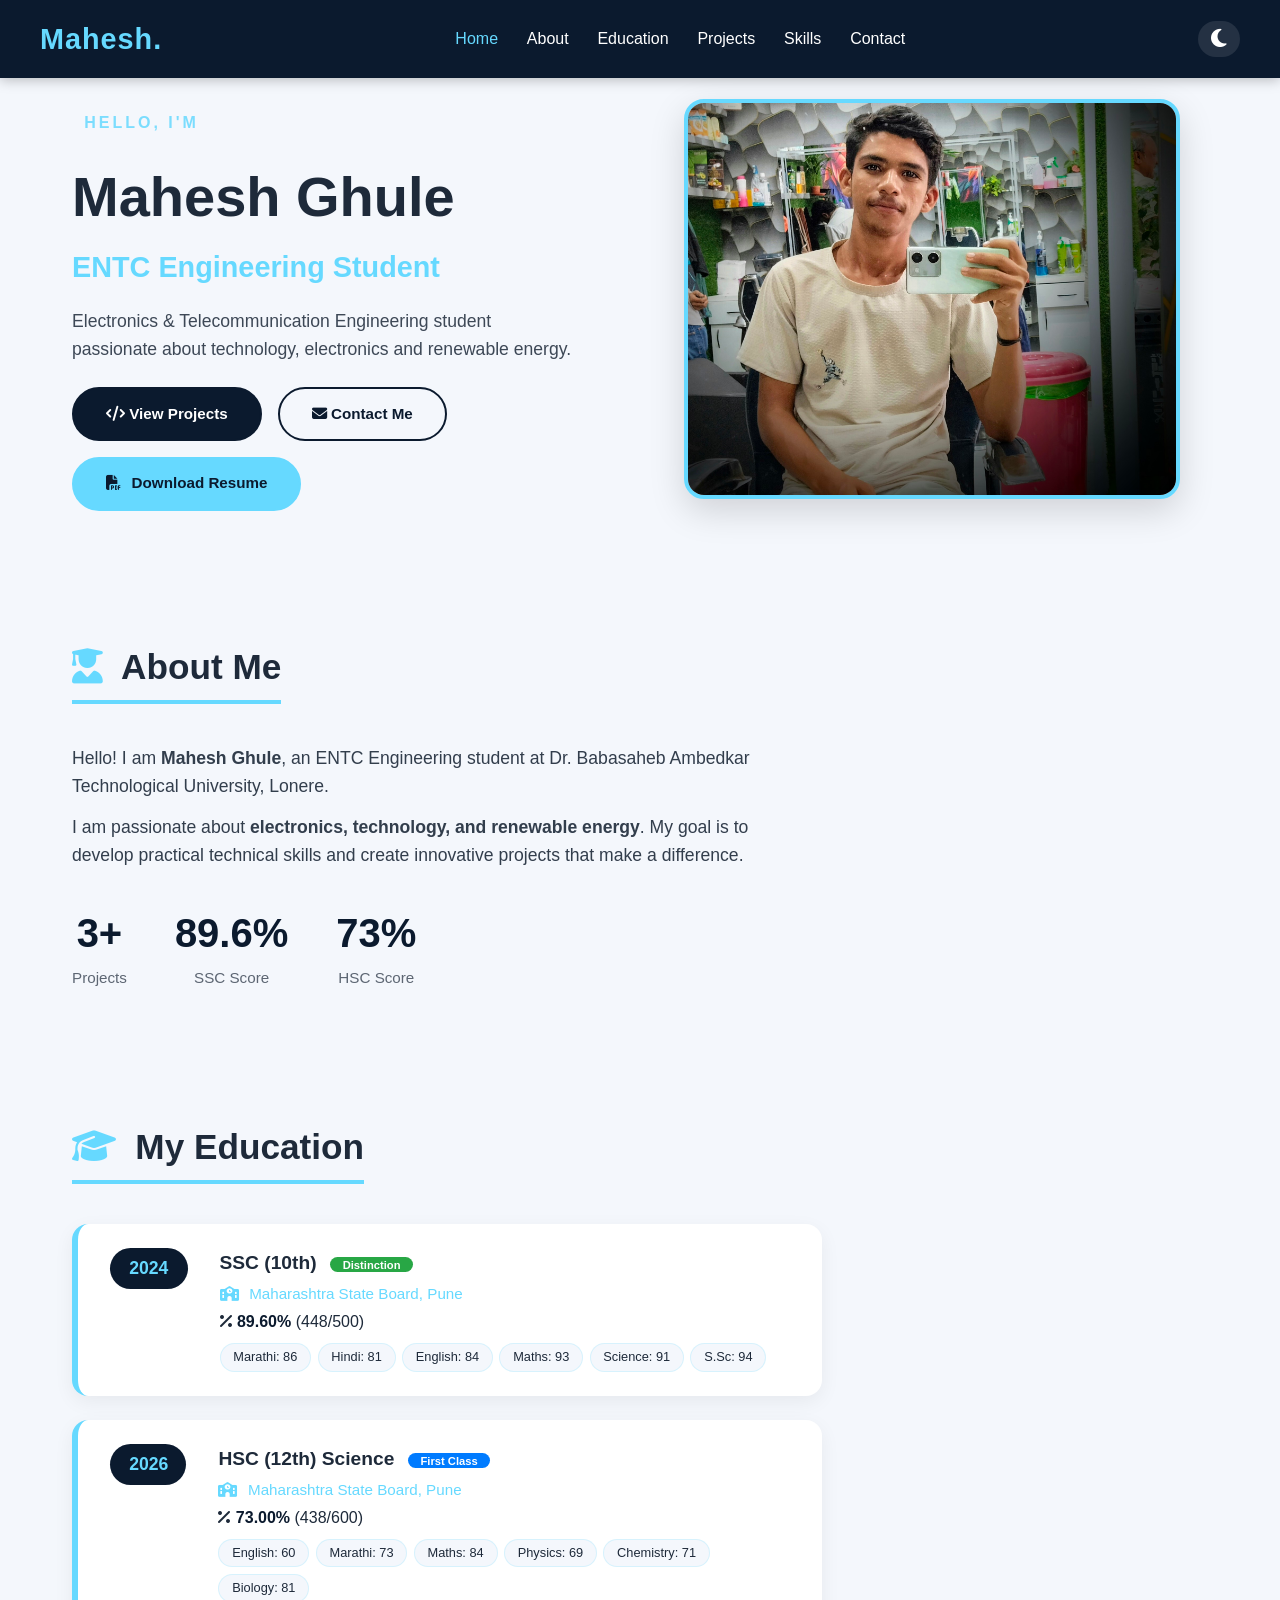
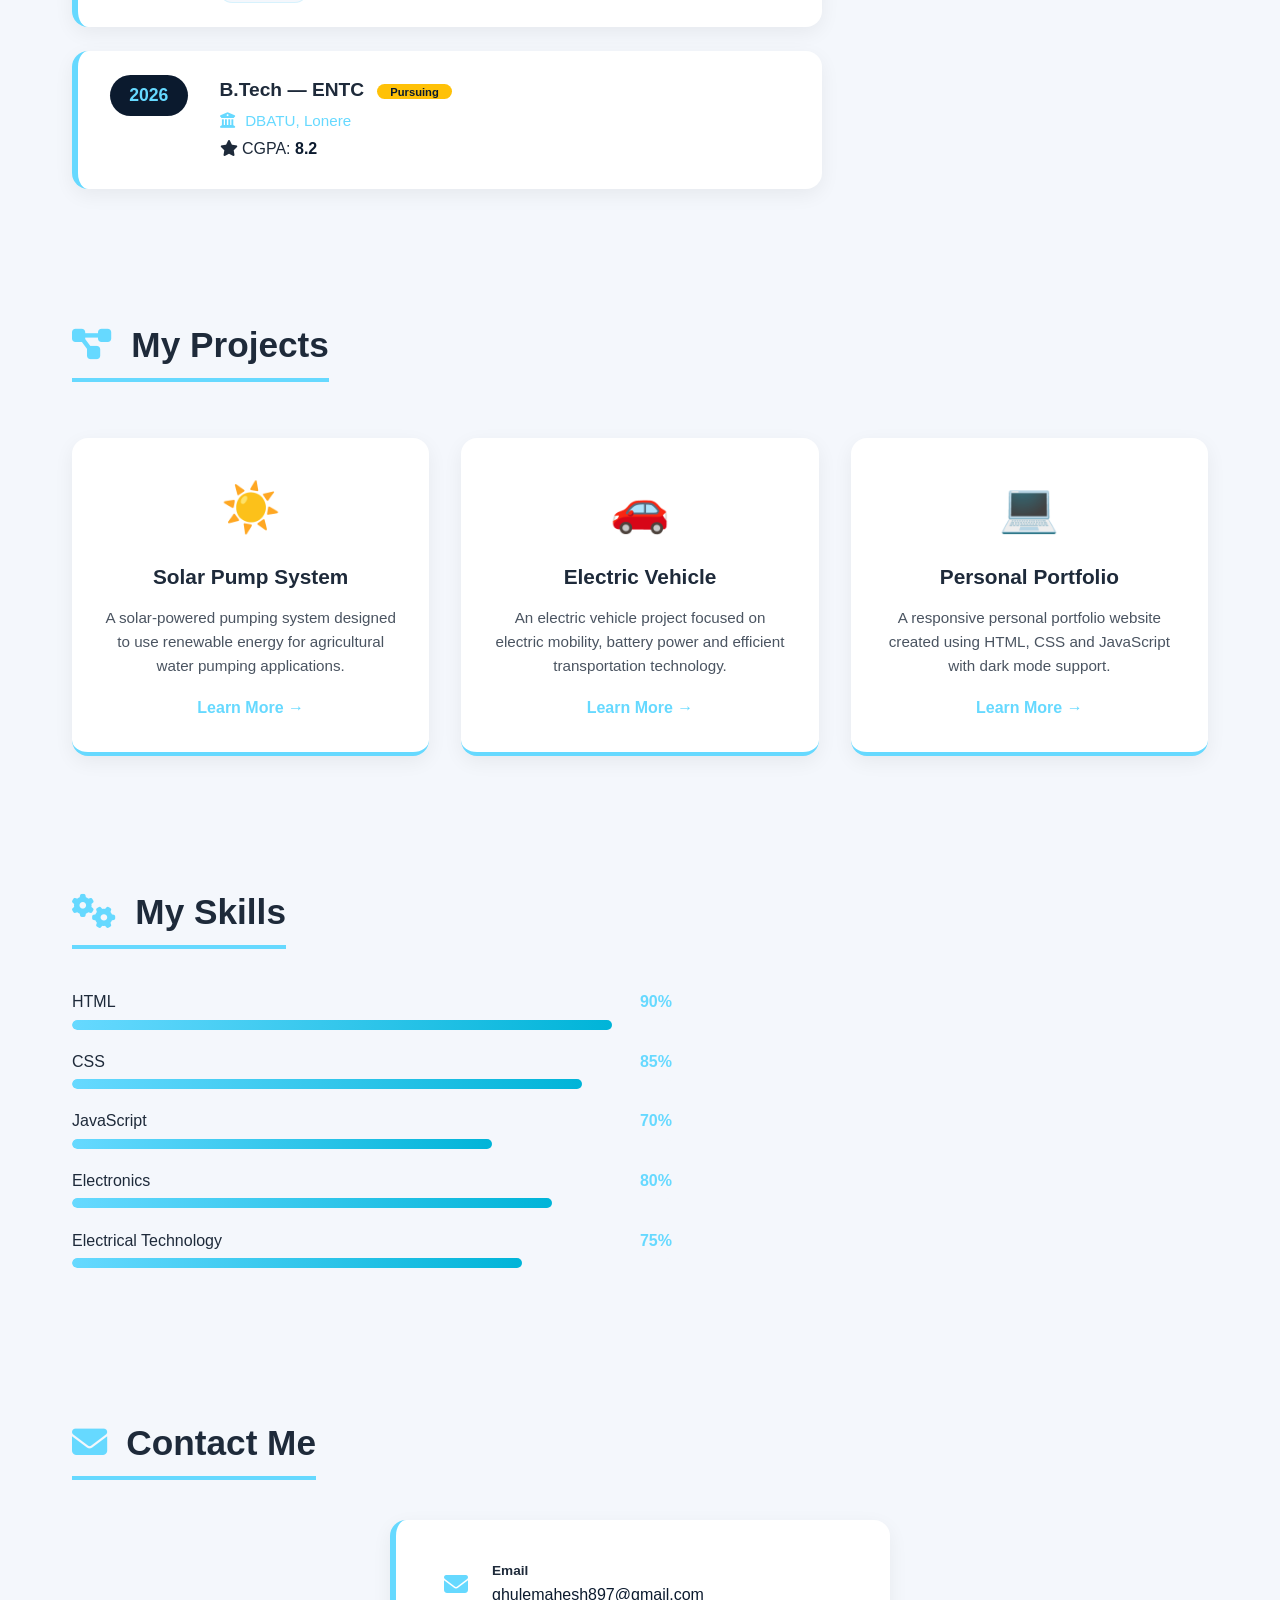
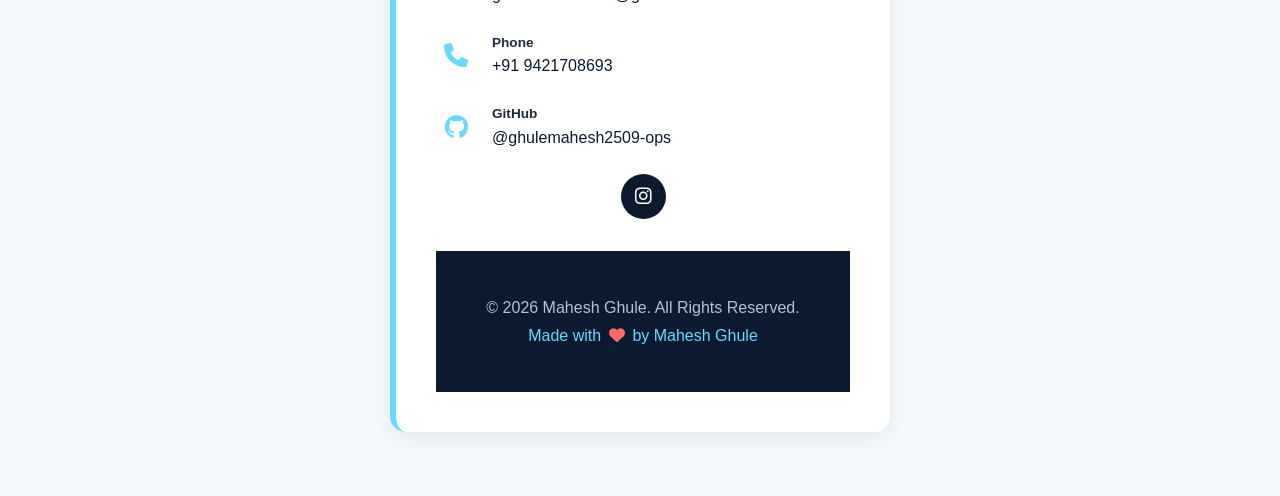
<file: index.html>
<!DOCTYPE html>
<html lang="en">
<head>
  <meta charset="UTF-8" />
  <meta name="viewport" content="width=device-width, initial-scale=1.0"/>
  <title>Mahesh Ghule | Portfolio</title>
  <link rel="stylesheet" href="style.css" />
  <link rel="stylesheet" href="https://cdnjs.cloudflare.com/ajax/libs/font-awesome/6.5.0/css/all.min.css" />
</head>
<body>

  <!-- ========== HEADER ========== -->
  <header>
    <nav>
      <div class="logo">Mahesh.</div>
      <div class="nav-links">
        <a href="#home">Home</a>
        <a href="#about">About</a>
        <a href="#education">Education</a>
        <a href="#projects">Projects</a>
        <a href="#skills">Skills</a>
        <a href="#contact">Contact</a>
      </div>
      <button id="darkModeToggle" class="dark-toggle" aria-label="Toggle Dark Mode">
        <i class="fas fa-moon"></i>
      </button>
    </nav>
  </header>

  <!-- ========== HOME ========== -->
  <section id="home" class="hero">
    <div class="hero-text">
      <p class="small"><i class="fas fa-hand-wave"></i> HELLO, I'M</p>
      <h1>Mahesh Ghule</h1>
      <h2>ENTC Engineering Student</h2>
      <p>
        Electronics & Telecommunication Engineering student
        passionate about technology, electronics and renewable energy.
      </p>
      <div class="buttons">
        <a href="#projects" class="btn-primary"><i class="fas fa-code"></i> View Projects</a>
        <a href="#contact" class="btn-secondary"><i class="fas fa-envelope"></i> Contact Me</a>
        <a href="#" class="btn-resume" download><i class="fas fa-file-pdf"></i> Download Resume</a>
      </div>
    </div>
    <div class="hero-image">
      <img src="IMG_20260804_152019~2.jpg" alt="Mahesh Ghule" />
    </div>
  </section>

  <!-- ========== ABOUT ========== -->
  <section id="about">
    <h2><i class="fas fa-user-graduate"></i> About Me</h2>
    <div class="about-content">
      <p>
        Hello! I am <strong>Mahesh Ghule</strong>, an ENTC Engineering student
        at Dr. Babasaheb Ambedkar Technological University, Lonere.
      </p>
      <p>
        I am passionate about <strong>electronics, technology, and renewable energy</strong>.
        My goal is to develop practical technical skills and create innovative
        projects that make a difference.
      </p>
      <div class="about-stats">
        <div class="stat">
          <span class="stat-number">3+</span>
          <span class="stat-label">Projects</span>
        </div>
        <div class="stat">
          <span class="stat-number">89.6%</span>
          <span class="stat-label">SSC Score</span>
        </div>
        <div class="stat">
          <span class="stat-number">73%</span>
          <span class="stat-label">HSC Score</span>
        </div>
      </div>
    </div>
  </section>

  <!-- ========== EDUCATION ========== -->
  <section id="education">
    <h2><i class="fas fa-graduation-cap"></i> My Education</h2>

    <div class="timeline">

      <!-- SSC -->
      <div class="edu-card">
        <div class="edu-year">
          <span>2024</span>
        </div>
        <div class="edu-details">
          <h3>SSC (10th) <span class="badge-distinction">Distinction</span></h3>
          <p class="edu-school"><i class="fas fa-school"></i> Maharashtra State Board, Pune</p>
          <p class="edu-percent"><i class="fas fa-percent"></i> <strong>89.60%</strong> (448/500)</p>
          <div class="edu-subjects">
            <span>Marathi: 86</span>
            <span>Hindi: 81</span>
            <span>English: 84</span>
            <span>Maths: 93</span>
            <span>Science: 91</span>
            <span>S.Sc: 94</span>
          </div>
        </div>
      </div>

      <!-- HSC -->
      <div class="edu-card">
        <div class="edu-year">
          <span>2026</span>
        </div>
        <div class="edu-details">
          <h3>HSC (12th) Science <span class="badge-first">First Class</span></h3>
          <p class="edu-school"><i class="fas fa-school"></i> Maharashtra State Board, Pune</p>
          <p class="edu-percent"><i class="fas fa-percent"></i> <strong>73.00%</strong> (438/600)</p>
          <div class="edu-subjects">
            <span>English: 60</span>
            <span>Marathi: 73</span>
            <span>Maths: 84</span>
            <span>Physics: 69</span>
            <span>Chemistry: 71</span>
            <span>Biology: 81</span>
          </div>
        </div>
      </div>

      <!-- B.Tech -->
      <div class="edu-card">
        <div class="edu-year">
          <span>2026</span>
        </div>
        <div class="edu-details">
          <h3>B.Tech — ENTC <span class="badge-pursuing">Pursuing</span></h3>
          <p class="edu-school"><i class="fas fa-university"></i> DBATU, Lonere</p>
          <p class="edu-percent"><i class="fas fa-star"></i> CGPA: <strong>8.2</strong></p>
        </div>
      </div>

    </div>
  </section>

  <!-- ========== PROJECTS ========== -->
  <section id="projects">
    <h2><i class="fas fa-project-diagram"></i> My Projects</h2>
    <div class="cards">
      <div class="card">
        <div class="card-icon">☀️</div>
        <h3>Solar Pump System</h3>
        <p>
          A solar-powered pumping system designed to use renewable
          energy for agricultural water pumping applications.
        </p>
        <a href="#" class="card-link">Learn More →</a>
      </div>
      <div class="card">
        <div class="card-icon">🚗</div>
        <h3>Electric Vehicle</h3>
        <p>
          An electric vehicle project focused on electric mobility,
          battery power and efficient transportation technology.
        </p>
        <a href="#" class="card-link">Learn More →</a>
      </div>
      <div class="card">
        <div class="card-icon">💻</div>
        <h3>Personal Portfolio</h3>
        <p>
          A responsive personal portfolio website created using
          HTML, CSS and JavaScript with dark mode support.
        </p>
        <a href="#" class="card-link">Learn More →</a>
      </div>
    </div>
  </section>

  <!-- ========== SKILLS ========== -->
  <section id="skills">
    <h2><i class="fas fa-cogs"></i> My Skills</h2>
    <div class="skills-container">
      <div class="skill-item">
        <div class="skill-info">
          <span>HTML</span>
          <span>90%</span>
        </div>
        <div class="skill-bar"><div class="skill-progress" style="width:90%"></div></div>
      </div>
      <div class="skill-item">
        <div class="skill-info">
          <span>CSS</span>
          <span>85%</span>
        </div>
        <div class="skill-bar"><div class="skill-progress" style="width:85%"></div></div>
      </div>
      <div class="skill-item">
        <div class="skill-info">
          <span>JavaScript</span>
          <span>70%</span>
        </div>
        <div class="skill-bar"><div class="skill-progress" style="width:70%"></div></div>
      </div>
      <div class="skill-item">
        <div class="skill-info">
          <span>Electronics</span>
          <span>80%</span>
        </div>
        <div class="skill-bar"><div class="skill-progress" style="width:80%"></div></div>
      </div>
      <div class="skill-item">
        <div class="skill-info">
          <span>Electrical Technology</span>
          <span>75%</span>
        </div>
        <div class="skill-bar"><div class="skill-progress" style="width:75%"></div></div>
      </div>
    </div>
  </section>

  <!-- ========== CONTACT ========== -->
  <section id="contact">
    <h2><i class="fas fa-envelope"></i> Contact Me</h2>
    <div class="contact-wrapper">
      <div class="contact-box">
        <div class="contact-item">
          <i class="fas fa-envelope"></i>
          <div>
            <p>Email</p>
            <a href="mailto:ghulemahesh897@gmail.com">ghulemahesh897@gmail.com</a>
          </div>
        </div>
        <div class="contact-item">
          <i class="fas fa-phone"></i>
          <div>
            <p>Phone</p>
            <a href="tel:+919421708693">+91 9421708693</a>
          </div>
        </div>
        <div class="contact-item">
          <i class="fab fa-github"></i>
          <div>
            <p>GitHub</p>
            <a href="https://github.com/ghulemahesh2509-ops" target="_blank">@ghulemahesh2509-ops</a>
          </div>
        </div>
        <div class="social-links">
  <a href="https://www.instagram.com/_maheshghule/" 
     target="_blank" 
     rel="noopener noreferrer">
    <i class="fab fa-instagram"></i>
  </a>
</div>

<!-- ========== FOOTER ========== -->
  <footer>
    <p>© 2026 Mahesh Ghule. All Rights Reserved.</p>
    <p>Made with <i class="fas fa-heart" style="color:#ff6b6b;"></i> by Mahesh Ghule</p>
  </footer>

  <script src="script.js"></script>
</body>
</html>
</file>
<file: style.css>
/* ===== RESET & BASE ===== */
* {
  margin: 0;
  padding: 0;
  box-sizing: border-box;
  scroll-behavior: smooth;
}

:root {
  --bg: #f4f7fc;
  --text: #1e2a3a;
  --card-bg: #ffffff;
  --header-bg: #0b1a2e;
  --accent: #66d9ff;
  --accent-dark: #0b1a2e;
  --shadow: 0 6px 20px rgba(0, 0, 0, 0.06);
  --radius: 16px;
  --transition: 0.3s ease;
}

body {
  font-family: 'Segoe UI', Tahoma, Geneva, Verdana, sans-serif;
  background: var(--bg);
  color: var(--text);
  line-height: 1.6;
  transition: background var(--transition), color var(--transition);
}

/* ===== DARK MODE ===== */
body.dark-mode {
  --bg: #0b1a2e;
  --text: #e8edf3;
  --card-bg: #152238;
  --header-bg: #060f1a;
  --shadow: 0 6px 20px rgba(0, 0, 0, 0.4);
}

/* ===== HEADER ===== */
header {
  background: var(--header-bg);
  color: white;
  padding: 1rem 2rem;
  position: sticky;
  top: 0;
  z-index: 100;
  box-shadow: 0 2px 12px rgba(0, 0, 0, 0.25);
  transition: background var(--transition);
}

nav {
  display: flex;
  justify-content: space-between;
  align-items: center;
  flex-wrap: wrap;
  max-width: 1200px;
  margin: 0 auto;
  gap: 0.8rem;
}

.logo {
  font-size: 1.8rem;
  font-weight: bold;
  color: var(--accent);
  letter-spacing: 1px;
}

.nav-links {
  display: flex;
  gap: 1.8rem;
  flex-wrap: wrap;
}

.nav-links a {
  color: white;
  text-decoration: none;
  font-weight: 500;
  transition: var(--transition);
  font-size: 1rem;
}

.nav-links a:hover {
  color: var(--accent);
  transform: translateY(-2px);
}

.dark-toggle {
  background: rgba(255,255,255,0.1);
  border: none;
  color: white;
  font-size: 1.3rem;
  padding: 0.4rem 0.8rem;
  border-radius: 50px;
  cursor: pointer;
  transition: var(--transition);
}

.dark-toggle:hover {
  background: var(--accent);
  color: var(--header-bg);
}

/* ===== SECTIONS ===== */
section {
  padding: 4rem 2rem;
  max-width: 1200px;
  margin: 0 auto;
}

h2 {
  font-size: 2.2rem;
  margin-bottom: 2.5rem;
  color: var(--text);
  border-bottom: 4px solid var(--accent);
  display: inline-block;
  padding-bottom: 0.3rem;
}

h2 i {
  color: var(--accent);
  margin-right: 0.6rem;
}

/* ===== HERO ===== */
.hero {
  display: flex;
  align-items: center;
  justify-content: space-between;
  flex-wrap: wrap;
  gap: 2rem;
  padding-top: 1rem;
}

.hero-text {
  flex: 1;
  min-width: 280px;
}

.hero-text .small {
  font-size: 1rem;
  letter-spacing: 3px;
  color: var(--accent);
  font-weight: 600;
}

.hero-text .small i {
  margin-right: 0.3rem;
}

.hero-text h1 {
  font-size: 3.5rem;
  color: var(--text);
  margin: 0.2rem 0;
}

.hero-text h2 {
  font-size: 1.8rem;
  color: var(--accent);
  border: none;
  display: block;
  margin-bottom: 0.5rem;
  padding: 0;
}

.hero-text p {
  font-size: 1.1rem;
  max-width: 500px;
  margin: 1rem 0;
  color: var(--text);
  opacity: 0.85;
}

.buttons {
  display: flex;
  gap: 1rem;
  flex-wrap: wrap;
  margin-top: 1.5rem;
}

.buttons a {
  display: inline-block;
  padding: 0.8rem 2rem;
  text-decoration: none;
  border-radius: 50px;
  font-weight: 600;
  transition: var(--transition);
  font-size: 0.95rem;
}

.btn-primary {
  background: var(--accent-dark);
  color: white;
  border: 2px solid var(--accent-dark);
}

.btn-primary:hover {
  background: var(--accent);
  color: var(--accent-dark);
  border-color: var(--accent);
  transform: translateY(-3px);
  box-shadow: 0 8px 25px rgba(102, 217, 255, 0.3);
}

.btn-secondary {
  background: transparent;
  color: var(--accent-dark);
  border: 2px solid var(--accent-dark);
}

.btn-secondary:hover {
  background: var(--accent-dark);
  color: white;
  transform: translateY(-3px);
}

.btn-resume {
  background: var(--accent);
  color: var(--accent-dark);
  border: 2px solid var(--accent);
}

.btn-resume:hover {
  background: transparent;
  color: var(--accent);
  transform: translateY(-3px);
}

.btn-resume i {
  margin-right: 0.4rem;
}

.hero-image {
  flex: 1;
  min-width: 240px;
  text-align: center;
}

.hero-image img {
  max-width: 100%;
  max-height: 400px;
  border-radius: 20px;
  box-shadow: 0 12px 35px rgba(0, 0, 0, 0.15);
  object-fit: cover;
  border: 4px solid var(--accent);
}

/* ===== ABOUT ===== */
.about-content p {
  font-size: 1.1rem;
  max-width: 700px;
  margin-bottom: 0.8rem;
  color: var(--text);
  opacity: 0.9;
}

.about-stats {
  display: flex;
  gap: 3rem;
  margin-top: 2rem;
  flex-wrap: wrap;
}

.stat {
  text-align: center;
}

.stat-number {
  display: block;
  font-size: 2.5rem;
  font-weight: 700;
  color: var(--accent-dark);
}

.dark-mode .stat-number {
  color: var(--accent);
}

.stat-label {
  font-size: 0.95rem;
  color: var(--text);
  opacity: 0.7;
}

/* ===== EDUCATION ===== */
.timeline {
  display: flex;
  flex-direction: column;
  gap: 1.5rem;
}

.edu-card {
  display: flex;
  align-items: flex-start;
  gap: 2rem;
  background: var(--card-bg);
  padding: 1.5rem 2rem;
  border-radius: var(--radius);
  box-shadow: var(--shadow);
  border-left: 6px solid var(--accent);
  transition: var(--transition);
  max-width: 750px;
}

.edu-card:hover {
  transform: translateX(8px);
  box-shadow: 0 10px 30px rgba(0, 0, 0, 0.1);
}

.edu-year {
  background: var(--accent-dark);
  color: var(--accent);
  font-weight: 700;
  padding: 0.4rem 1.2rem;
  border-radius: 50px;
  font-size: 1.1rem;
  white-space: nowrap;
  min-width: 70px;
  text-align: center;
}

.edu-details h3 {
  color: var(--text);
  font-size: 1.2rem;
  margin-bottom: 0.2rem;
}

.edu-school {
  color: var(--accent);
  font-weight: 500;
  font-size: 0.95rem;
  margin-bottom: 0.2rem;
}

.edu-school i {
  margin-right: 0.4rem;
}

.edu-percent {
  color: var(--text);
  font-size: 1rem;
  margin-bottom: 0.2rem;
}

.edu-percent strong {
  color: var(--accent-dark);
}

.dark-mode .edu-percent strong {
  color: var(--accent);
}

.badge-distinction {
  background: #28a745;
  color: white;
  padding: 0.1rem 0.8rem;
  border-radius: 20px;
  font-size: 0.7rem;
  font-weight: 600;
  margin-left: 0.5rem;
}

.badge-first {
  background: #007bff;
  color: white;
  padding: 0.1rem 0.8rem;
  border-radius: 20px;
  font-size: 0.7rem;
  font-weight: 600;
  margin-left: 0.5rem;
}

.badge-pursuing {
  background: #ffc107;
  color: #0b1a2e;
  padding: 0.1rem 0.8rem;
  border-radius: 20px;
  font-size: 0.7rem;
  font-weight: 600;
  margin-left: 0.5rem;
}

.edu-subjects {
  display: flex;
  flex-wrap: wrap;
  gap: 0.4rem;
  margin-top: 0.5rem;
}

.edu-subjects span {
  background: var(--bg);
  color: var(--text);
  padding: 0.2rem 0.8rem;
  border-radius: 20px;
  font-size: 0.8rem;
  border: 1px solid rgba(102, 217, 255, 0.2);
}

/* ===== PROJECTS ===== */
.cards {
  display: grid;
  grid-template-columns: repeat(auto-fit, minmax(240px, 1fr));
  gap: 2rem;
  margin-top: 1rem;
}

.card {
  background: var(--card-bg);
  padding: 2rem;
  border-radius: var(--radius);
  box-shadow: var(--shadow);
  transition: var(--transition);
  border-bottom: 4px solid var(--accent);
  text-align: center;
}

.card:hover {
  transform: translateY(-8px);
  box-shadow: 0 15px 35px rgba(0, 0, 0, 0.1);
}

.card-icon {
  font-size: 3rem;
  margin-bottom: 0.8rem;
}

.card h3 {
  color: var(--text);
  font-size: 1.3rem;
  margin-bottom: 0.8rem;
}

.card p {
  color: var(--text);
  opacity: 0.8;
  font-size: 0.95rem;
}

.card-link {
  display: inline-block;
  margin-top: 1rem;
  color: var(--accent);
  text-decoration: none;
  font-weight: 600;
  transition: var(--transition);
}

.card-link:hover {
  color: var(--accent-dark);
  transform: translateX(4px);
}

/* ===== SKILLS ===== */
.skills-container {
  max-width: 600px;
}

.skill-item {
  margin-bottom: 1.2rem;
}

.skill-info {
  display: flex;
  justify-content: space-between;
  margin-bottom: 0.3rem;
  color: var(--text);
}

.skill-info span:first-child {
  font-weight: 500;
}

.skill-info span:last-child {
  color: var(--accent);
  font-weight: 600;
}

.skill-bar {
  width: 100%;
  height: 10px;
  background: var(--bg);
  border-radius: 50px;
  overflow: hidden;
}

.dark-mode .skill-bar {
  background: rgba(255,255,255,0.1);
}

.skill-progress {
  height: 100%;
  background: linear-gradient(90deg, var(--accent), #00b4d8);
  border-radius: 50px;
  transition: width 1s ease;
}

/* ===== CONTACT ===== */
.contact-wrapper {
  display: flex;
  justify-content: center;
}

.contact-box {
  background: var(--card-bg);
  padding: 2.5rem;
  border-radius: var(--radius);
  box-shadow: var(--shadow);
  max-width: 500px;
  width: 100%;
  border-left: 6px solid var(--accent);
}

.contact-item {
  display: flex;
  align-items: center;
  gap: 1rem;
  margin-bottom: 1.5rem;
}

.contact-item i {
  font-size: 1.5rem;
  color: var(--accent);
  width: 40px;
  text-align: center;
}

.contact-item p {
  font-weight: 600;
  color: var(--text);
  font-size: 0.85rem;
  margin: 0;
}

.contact-item a {
  color: var(--accent-dark);
  text-decoration: none;
  font-weight: 500;
  transition: var(--transition);
}

.dark-mode .contact-item a {
  color: var(--accent);
}

.contact-item a:hover {
  color: var(--accent);
  text-decoration: underline;
}

.social-links {
  display: flex;
  gap: 1rem;
  margin-top: 1.5rem;
  justify-content: center;
}

.social-links a {
  display: inline-flex;
  align-items: center;
  justify-content: center;
  width: 45px;
  height: 45px;
  background: var(--accent-dark);
  color: white;
  border-radius: 50%;
  text-decoration: none;
  transition: var(--transition);
  font-size: 1.2rem;
}

.social-links a:hover {
  background: var(--accent);
  color: var(--accent-dark);
  transform: translateY(-4px);
  box-shadow: 0 8px 25px rgba(102, 217, 255, 0.3);
}

/* ===== FOOTER ===== */
footer {
  background: var(--header-bg);
  color: #b0c4d9;
  text-align: center;
  padding: 2.5rem 2rem;
  margin-top: 2rem;
}

footer p {
  margin: 0.2rem 0;
  font-size: 1rem;
}

footer p:last-child {
  color: var(--accent);
  font-weight: 500;
}

footer i {
  margin: 0 0.2rem;
}

/* ===== RESPONSIVE ===== */
@media (max-width: 768px) {
  nav {
    flex-direction: column;
    gap: 0.8rem;
  }

  .nav-links {
    justify-content: center;
    gap: 1rem;
  }

  .hero {
    flex-direction: column-reverse;
    text-align: center;
  }

  .hero-text p {
    margin-left: auto;
    margin-right: auto;
  }

  .buttons {
    justify-content: center;
  }

  .hero-text h1 {
    font-size: 2.8rem;
  }

  h2 {
    font-size: 1.8rem;
  }

  section {
    padding: 2.5rem 1.2rem;
  }

  .hero-image img {
    max-height: 280px;
  }

  .edu-card {
    flex-direction: column;
    gap: 0.5rem;
    padding: 1.2rem;
  }

  .edu-year {
    align-self: flex-start;
    font-size: 0.9rem;
    padding: 0.2rem 1rem;
  }

  .edu-subjects span {
    font-size: 0.7rem;
    padding: 0.1rem 0.5rem;
  }

  .about-stats {
    gap: 1.5rem;
  }

  .stat-number {
    font-size: 2rem;
  }

  .buttons a {
    padding: 0.6rem 1.4rem;
    font-size: 0.85rem;
  }
}

@media (max-width: 480px) {
  .hero-text h1 {
    font-size: 2.2rem;
  }

  .hero-text h2 {
    font-size: 1.3rem;
  }

  .buttons {
    flex-direction: column;
    align-items: center;
  }

  .buttons a {
    width: 100%;
    text-align: center;
  }

  .contact-box {
    padding: 1.5rem;
  }
}
/* ===== PAYMENT SECTION ===== */
.payment-container {
  text-align: center;
  background: var(--card-bg);
  padding: 2.5rem;
  border-radius: var(--radius);
  box-shadow: var(--shadow);
  max-width: 400px;
  margin: 0 auto;
  border-left: 6px solid var(--accent);
}

.qr-code {
  max-width: 250px;
  width: 100%;
  height: auto;
  border-radius: 12px;
  margin: 1rem 0;
  box-shadow: 0 4px 15px rgba(0,0,0,0.1);
}

.payment-container .small-text {
  font-size: 0.85rem;
  color: var(--text);
  opacity: 0.7;
  margin-bottom: 1rem;
}

.payment-container .btn-primary {
  display: inline-block;
  padding: 0.8rem 2rem;
}
/* ===== PREMIUM PAGE ===== */
.premium-container {
  max-width: 800px;
  margin: 4rem auto;
  padding: 2rem;
  background: var(--card-bg);
  border-radius: var(--radius);
  box-shadow: var(--shadow);
  border-left: 6px solid var(--accent);
}

.premium-container h1 {
  color: var(--accent-dark);
  text-align: center;
}

.premium-content {
  background: var(--bg);
  padding: 1.5rem;
  border-radius: 12px;
  margin: 1.5rem 0;
}

.premium-content ul {
  list-style: none;
  padding: 0;
}

.premium-content li {
  padding: 0.5rem 0;
  border-bottom: 1px solid rgba(0,0,0,0.05);
}

.premium-content li:last-child {
  border-bottom: none;
}
.btn-premium {
  display: inline-block;
  padding: 0.8rem 2rem;
  background: #ffc107;
  color: #0b1a2e;
  border-radius: 50px;
  text-decoration: none;
  font-weight: 600;
  margin-top: 1rem;
  transition: var(--transition);
}

.btn-premium:hover {
  background: #ffca2c;
  transform: translateY(-3px);
}
.diary-entry {
  background: var(--bg);
  padding: 1rem 1.5rem;
  border-radius: 10px;
  margin-bottom: 1rem;
  border-left: 4px solid var(--accent);
}

.diary-entry h3 {
  color: var(--accent-dark);
  margin-bottom: 0.3rem;
}
</file>
